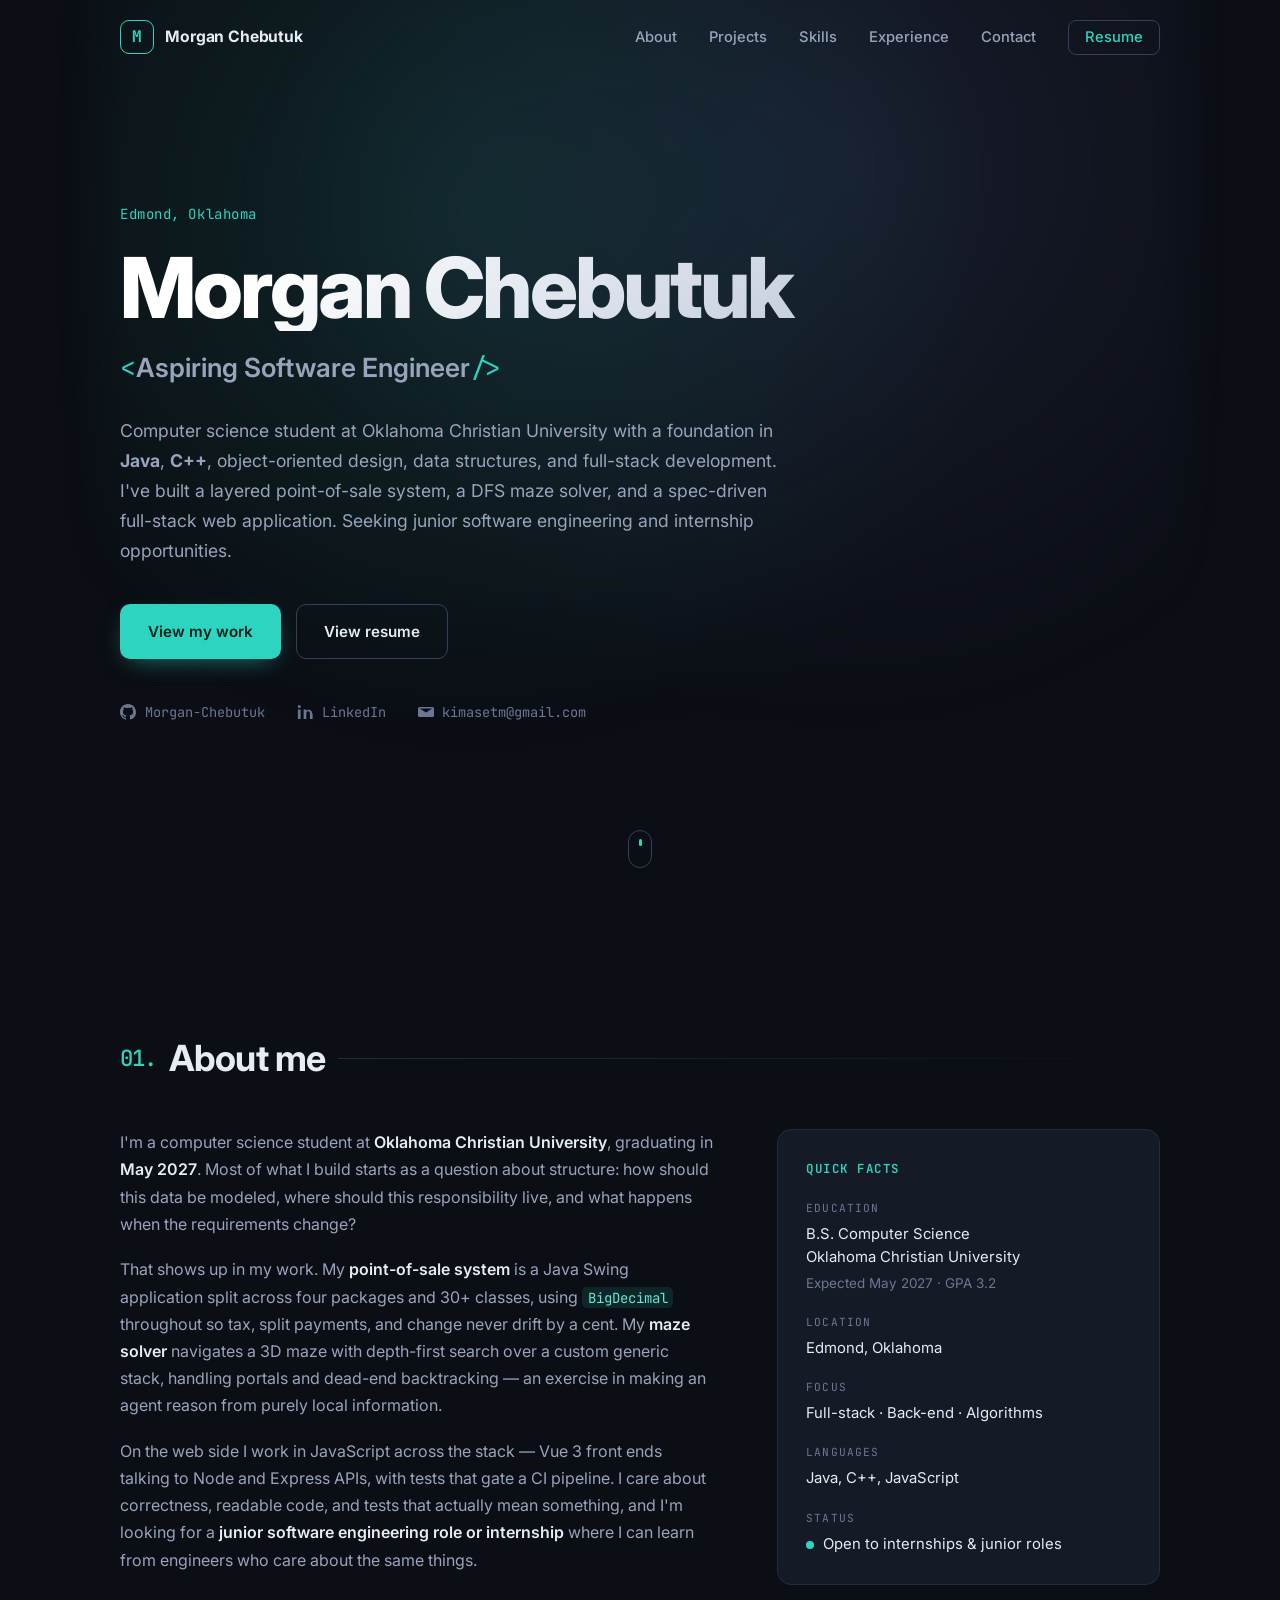
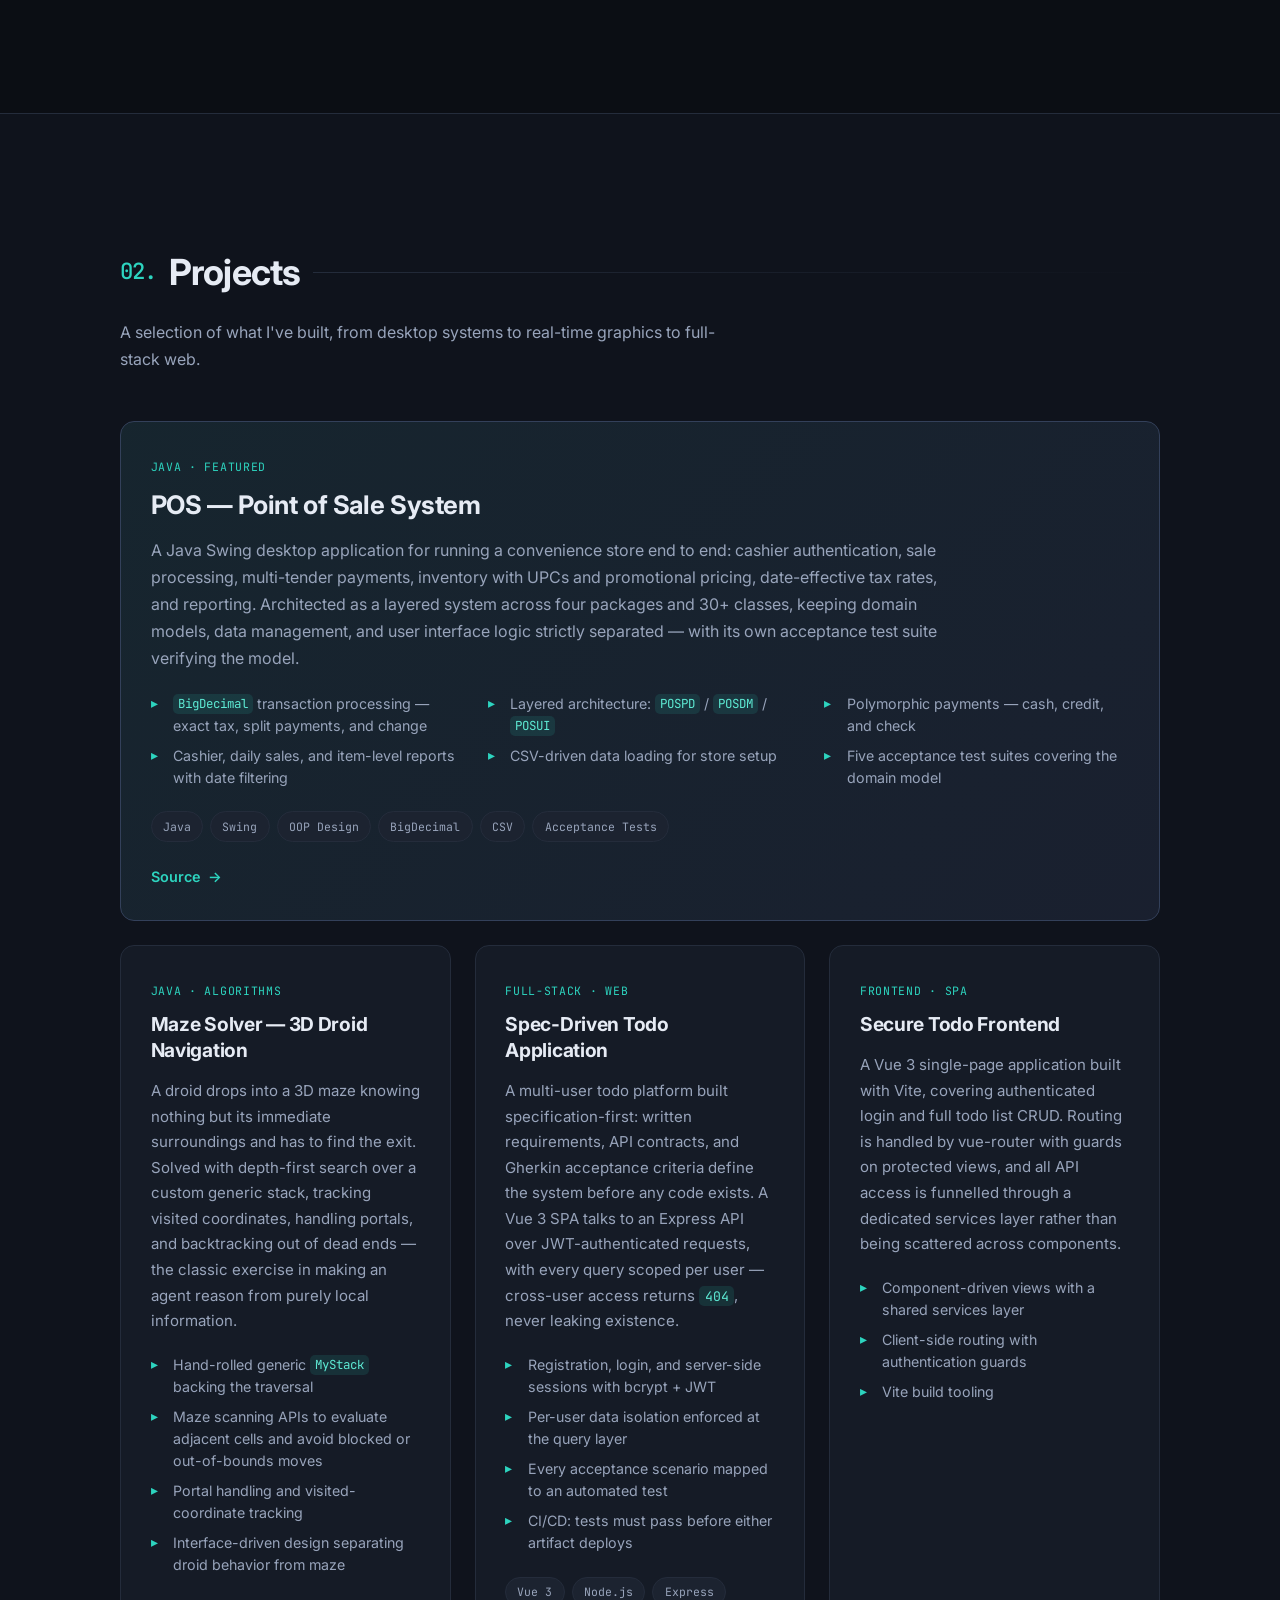
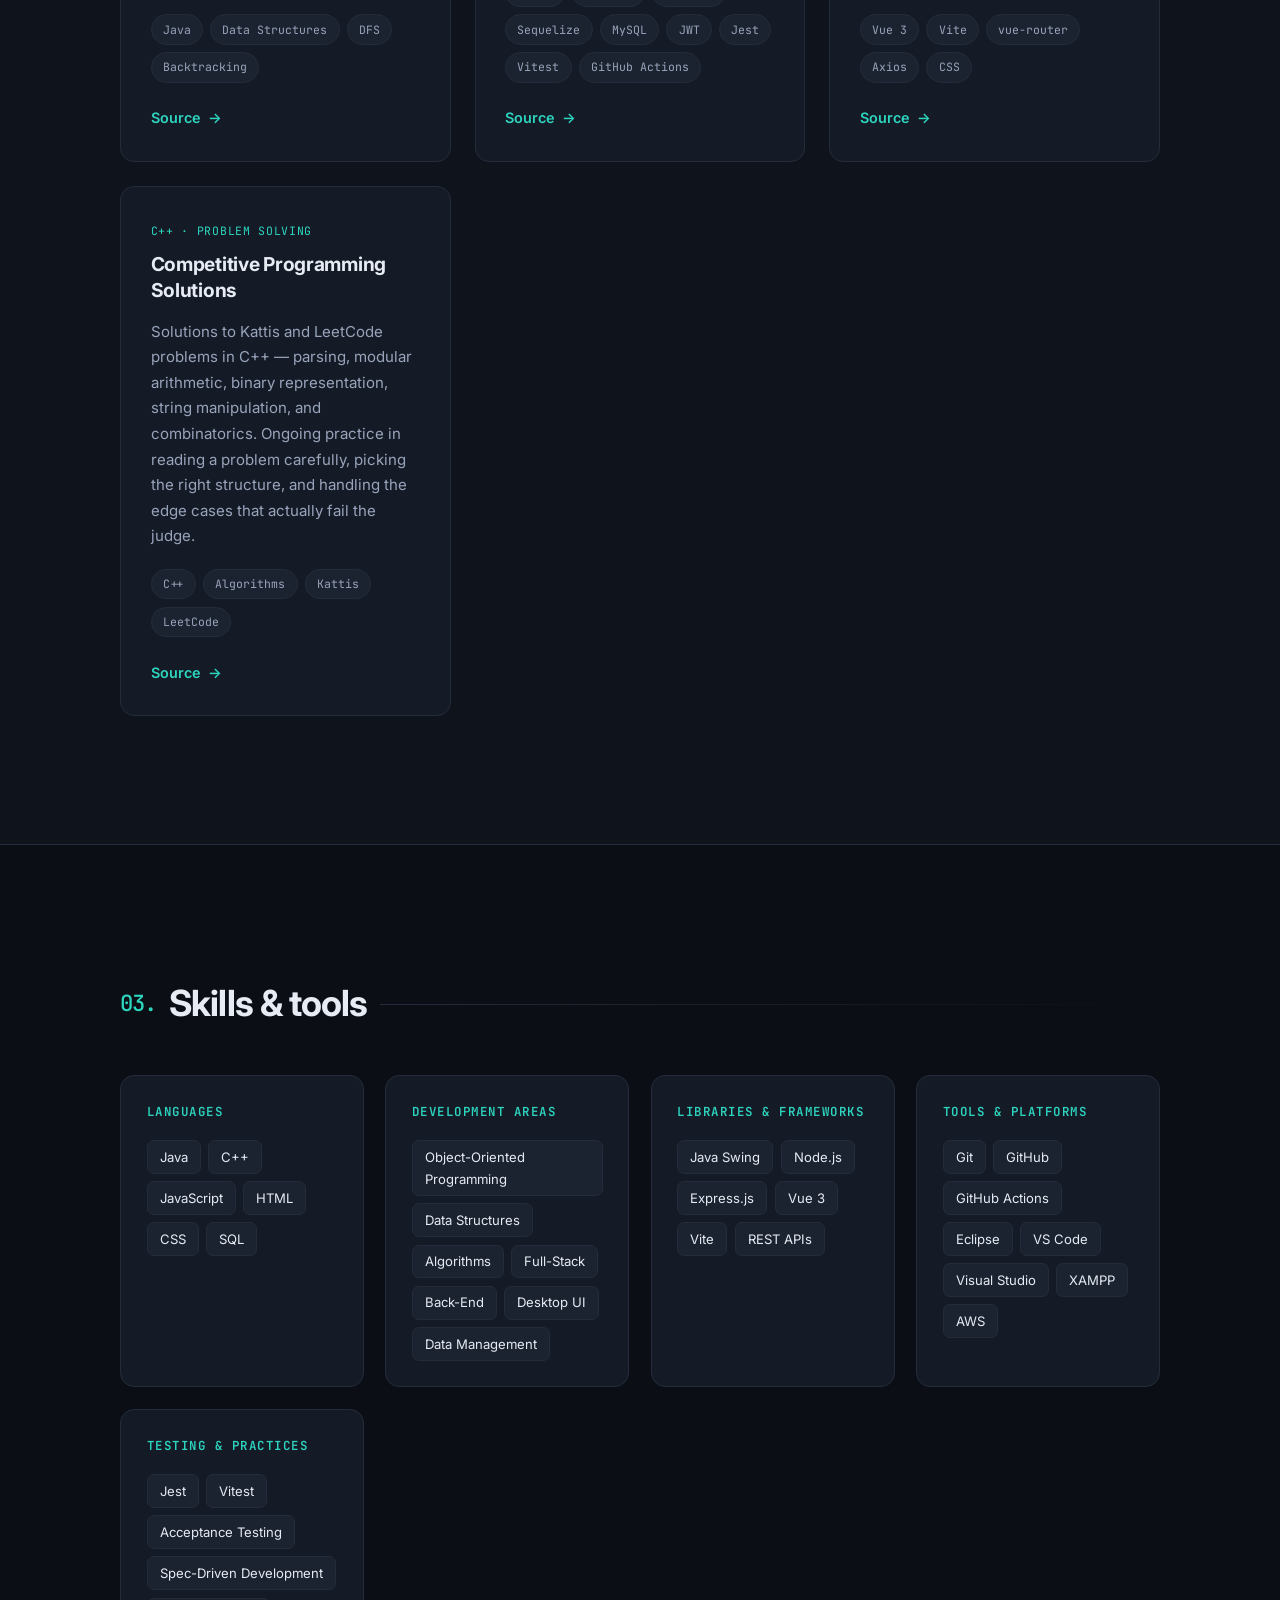
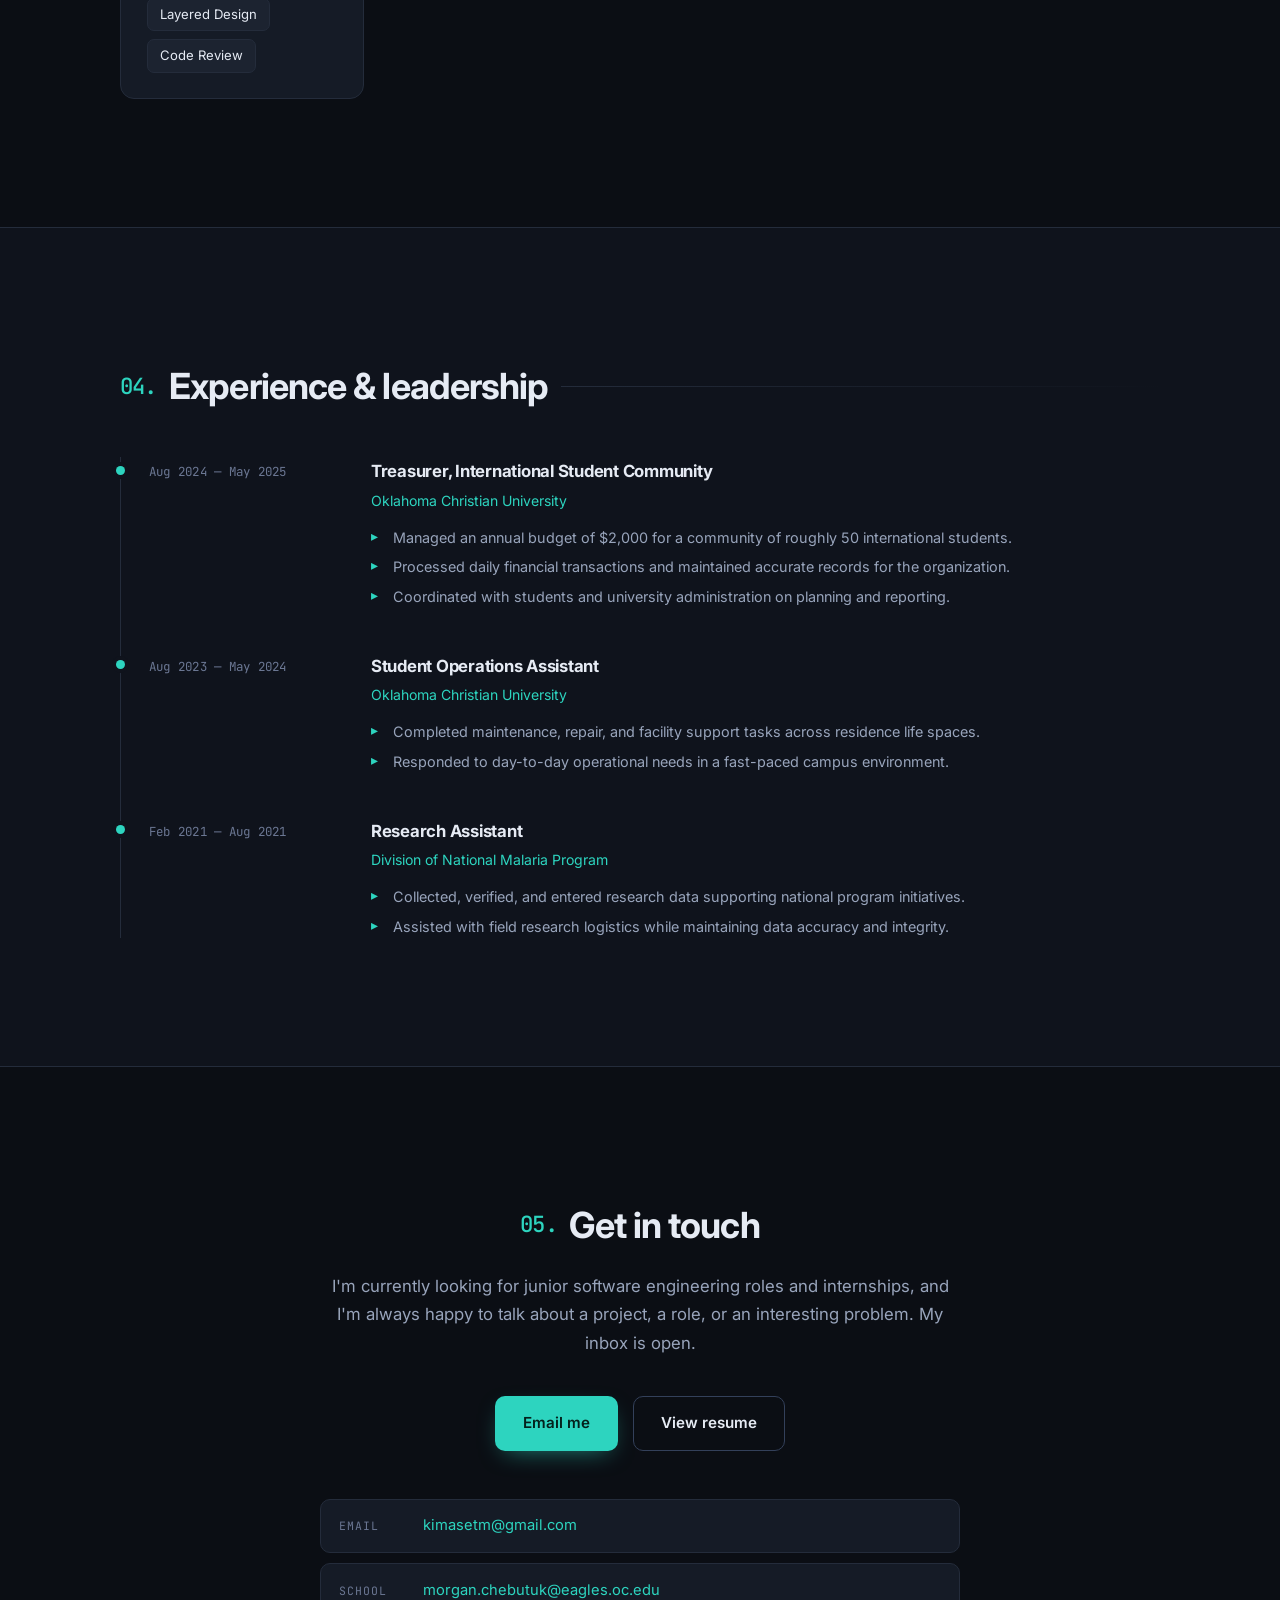
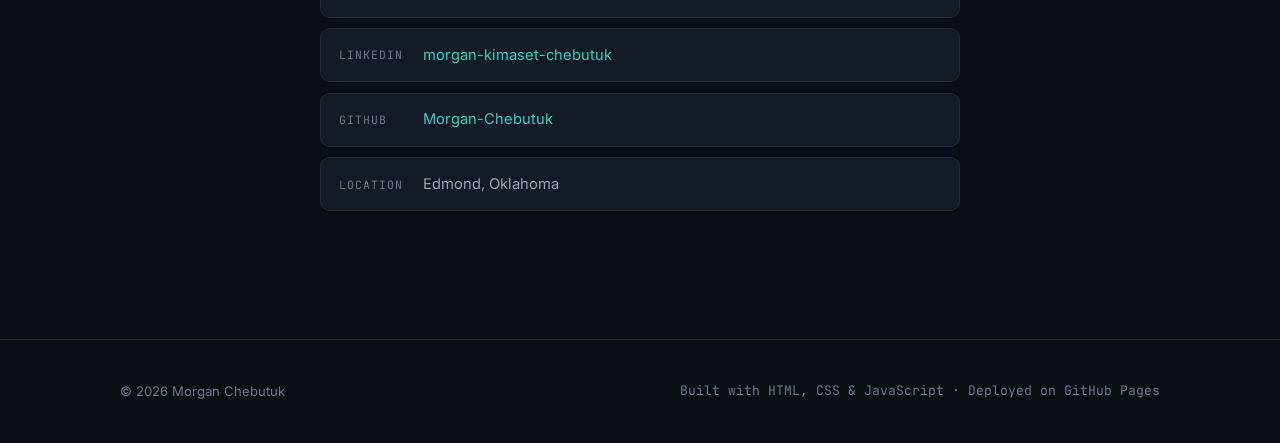
<file: index.html>
<!DOCTYPE html>
<html lang="en">
<head>
<meta charset="utf-8">
<meta name="viewport" content="width=device-width, initial-scale=1">
<title>Morgan Chebutuk — Software Engineer</title>
<meta name="description" content="Morgan Chebutuk — computer science student at Oklahoma Christian University (B.S. expected May 2027). Java, C++, and JavaScript; full-stack, back-end, and systems projects.">
<meta name="author" content="Morgan Chebutuk">

<meta property="og:type" content="website">
<meta property="og:title" content="Morgan Chebutuk — Software Engineer">
<meta property="og:description" content="Computer science student at Oklahoma Christian University. Java, C++, and JavaScript; full-stack, back-end, and systems projects.">
<meta property="og:url" content="https://morgan-chebutuk.github.io/">
<meta name="twitter:card" content="summary">

<link rel="icon" href="data:image/svg+xml,%3Csvg xmlns='http://www.w3.org/2000/svg' viewBox='0 0 100 100'%3E%3Crect width='100' height='100' rx='22' fill='%230b0e14'/%3E%3Ctext x='50' y='50' font-family='ui-monospace,monospace' font-size='52' font-weight='700' fill='%232dd4bf' text-anchor='middle' dominant-baseline='central'%3EM%3C/text%3E%3C/svg%3E">
<link rel="preconnect" href="https://fonts.googleapis.com">
<link rel="preconnect" href="https://fonts.gstatic.com" crossorigin>
<link href="https://fonts.googleapis.com/css2?family=Inter:wght@400;500;600;700;800&family=JetBrains+Mono:wght@400;500;600&display=swap" rel="stylesheet">
<link rel="stylesheet" href="styles.css">
</head>
<body>

<a class="skip-link" href="#main">Skip to content</a>

<header class="site-header" id="siteHeader">
  <nav class="nav container" aria-label="Primary">
    <a class="brand" href="#top">
      <span class="brand-mark">M</span>
      <span class="brand-name">Morgan Chebutuk</span>
    </a>

    <button class="nav-toggle" id="navToggle" aria-expanded="false" aria-controls="navMenu" aria-label="Toggle navigation menu">
      <span></span><span></span><span></span>
    </button>

    <ul class="nav-menu" id="navMenu">
      <li><a href="#about">About</a></li>
      <li><a href="#projects">Projects</a></li>
      <li><a href="#skills">Skills</a></li>
      <li><a href="#experience">Experience</a></li>
      <li><a href="#contact">Contact</a></li>
      <li><a class="nav-cta" href="resume.html">Resume</a></li>
    </ul>
  </nav>
</header>

<main id="main">

  <!-- ───────────────────────────── Hero ───────────────────────────── -->
  <section class="hero" id="top">
    <div class="hero-glow" aria-hidden="true"></div>
    <div class="container hero-inner">
      <p class="eyebrow reveal">Edmond, Oklahoma</p>
      <h1 class="hero-title reveal">
        Morgan&nbsp;Chebutuk
      </h1>
      <p class="hero-role reveal">
        <span class="mono accent">&lt;</span>Aspiring Software Engineer<span class="mono accent">/&gt;</span>
      </p>
      <p class="hero-blurb reveal">
        Computer science student at Oklahoma Christian University with a foundation in
        <strong>Java</strong>, <strong>C++</strong>, object-oriented design, data structures, and
        full-stack development. I've built a layered point-of-sale system, a DFS maze solver, and a
        spec-driven full-stack web application. Seeking junior software engineering and internship
        opportunities.
      </p>

      <div class="hero-actions reveal">
        <a class="btn btn-primary" href="#projects">View my work</a>
        <a class="btn btn-ghost" href="resume.html">View resume</a>
      </div>

      <ul class="hero-links reveal" aria-label="Profile links">
        <li>
          <a href="https://github.com/Morgan-Chebutuk" target="_blank" rel="noopener">
            <svg viewBox="0 0 16 16" aria-hidden="true"><path d="M8 0C3.58 0 0 3.58 0 8c0 3.54 2.29 6.53 5.47 7.59.4.07.55-.17.55-.38 0-.19-.01-.82-.01-1.49-2.01.37-2.53-.49-2.69-.94-.09-.23-.48-.94-.82-1.13-.28-.15-.68-.52-.01-.53.63-.01 1.08.58 1.23.82.72 1.21 1.87.87 2.33.66.07-.52.28-.87.51-1.07-1.78-.2-3.64-.89-3.64-3.95 0-.87.31-1.59.82-2.15-.08-.2-.36-1.02.08-2.12 0 0 .67-.21 2.2.82a7.4 7.4 0 0 1 2-.27c.68 0 1.36.09 2 .27 1.53-1.04 2.2-.82 2.2-.82.44 1.1.16 1.92.08 2.12.51.56.82 1.27.82 2.15 0 3.07-1.87 3.75-3.65 3.95.29.25.54.73.54 1.48 0 1.07-.01 1.93-.01 2.2 0 .21.15.46.55.38A8.01 8.01 0 0 0 16 8c0-4.42-3.58-8-8-8Z"/></svg>
            Morgan-Chebutuk
          </a>
        </li>
        <li>
          <a href="https://www.linkedin.com/in/morgan-kimaset-chebutuk-65a146262" target="_blank" rel="noopener">
            <svg viewBox="0 0 16 16" aria-hidden="true"><path d="M3.6 5.4H.9V15h2.7V5.4ZM2.25 1A1.56 1.56 0 1 0 2.25 4.12 1.56 1.56 0 0 0 2.25 1ZM15.1 9.53c0-2.6-1.39-3.81-3.24-3.81a2.8 2.8 0 0 0-2.53 1.39V5.4H6.63V15h2.7V9.9c0-1.35.25-2.65 1.92-2.65 1.65 0 1.67 1.54 1.67 2.74V15h2.7V9.53h-.52Z"/></svg>
            LinkedIn
          </a>
        </li>
        <li>
          <a href="mailto:kimasetm@gmail.com">
            <svg viewBox="0 0 16 16" aria-hidden="true"><path d="M1.5 3h13A1.5 1.5 0 0 1 16 4.5v7A1.5 1.5 0 0 1 14.5 13h-13A1.5 1.5 0 0 1 0 11.5v-7A1.5 1.5 0 0 1 1.5 3Zm.2 1.4 6.3 4.2 6.3-4.2H1.7Z"/></svg>
            kimasetm@gmail.com
          </a>
        </li>
      </ul>
    </div>

    <a class="scroll-hint" href="#about" aria-label="Scroll to about section">
      <span></span>
    </a>
  </section>

  <!-- ───────────────────────────── About ───────────────────────────── -->
  <section class="section" id="about">
    <div class="container">
      <h2 class="section-title reveal"><span class="mono accent">01.</span> About me</h2>

      <div class="about-grid">
        <div class="about-text reveal">
          <p>
            I'm a computer science student at <strong>Oklahoma Christian University</strong>,
            graduating in <strong>May 2027</strong>. Most of what I build starts as a question about
            structure: how should this data be modeled, where should this responsibility live, and
            what happens when the requirements change?
          </p>
          <p>
            That shows up in my work. My <strong>point-of-sale system</strong> is a Java Swing
            application split across four packages and 30+ classes, using <code>BigDecimal</code>
            throughout so tax, split payments, and change never drift by a cent. My
            <strong>maze solver</strong> navigates a 3D maze with depth-first search over a custom
            generic stack, handling portals and dead-end backtracking — an exercise in making an
            agent reason from purely local information.
          </p>
          <p>
            On the web side I work in JavaScript across the stack — Vue&nbsp;3 front ends talking to
            Node and Express APIs, with tests that gate a CI pipeline. I care about correctness,
            readable code, and tests that actually mean something, and I'm looking for a
            <strong>junior software engineering role or internship</strong> where I can learn from
            engineers who care about the same things.
          </p>
        </div>

        <aside class="about-card reveal" aria-label="Quick facts">
          <h3>Quick facts</h3>
          <dl>
            <div>
              <dt>Education</dt>
              <dd>B.S. Computer Science<br>Oklahoma Christian University<br><span class="dd-sub">Expected May 2027 &middot; GPA 3.2</span></dd>
            </div>
            <div><dt>Location</dt><dd>Edmond, Oklahoma</dd></div>
            <div><dt>Focus</dt><dd>Full-stack&nbsp;&middot;&nbsp;Back-end&nbsp;&middot;&nbsp;Algorithms</dd></div>
            <div><dt>Languages</dt><dd>Java, C++, JavaScript</dd></div>
            <div><dt>Status</dt><dd><span class="status-dot"></span>Open to internships &amp; junior roles</dd></div>
          </dl>
        </aside>
      </div>
    </div>
  </section>

  <!-- ─────────────────────────── Projects ─────────────────────────── -->
  <section class="section section-alt" id="projects">
    <div class="container">
      <h2 class="section-title reveal"><span class="mono accent">02.</span> Projects</h2>
      <p class="section-lead reveal">A selection of what I've built, from desktop systems to real-time graphics to full-stack web.</p>

      <div class="projects">

        <article class="project featured reveal">
          <div class="project-head">
            <span class="project-kind">Java&nbsp;&middot;&nbsp;Featured</span>
            <h3>POS — Point of Sale System</h3>
          </div>
          <p>
            A Java Swing desktop application for running a convenience store end to end: cashier
            authentication, sale processing, multi-tender payments, inventory with UPCs and
            promotional pricing, date-effective tax rates, and reporting. Architected as a layered
            system across four packages and 30+ classes, keeping domain models, data management, and
            user interface logic strictly separated — with its own acceptance test suite verifying
            the model.
          </p>
          <ul class="project-highlights">
            <li><code>BigDecimal</code> transaction processing — exact tax, split payments, and change</li>
            <li>Layered architecture: <code>POSPD</code> / <code>POSDM</code> / <code>POSUI</code></li>
            <li>Polymorphic payments — cash, credit, and check</li>
            <li>Cashier, daily sales, and item-level reports with date filtering</li>
            <li>CSV-driven data loading for store setup</li>
            <li>Five acceptance test suites covering the domain model</li>
          </ul>
          <ul class="tags">
            <li>Java</li><li>Swing</li><li>OOP Design</li><li>BigDecimal</li><li>CSV</li><li>Acceptance Tests</li>
          </ul>
          <div class="project-links">
            <a href="https://github.com/Morgan-Chebutuk/POS" target="_blank" rel="noopener">Source <span aria-hidden="true">&rarr;</span></a>
          </div>
        </article>

        <article class="project reveal">
          <div class="project-head">
            <span class="project-kind">Java&nbsp;&middot;&nbsp;Algorithms</span>
            <h3>Maze Solver — 3D Droid Navigation</h3>
          </div>
          <p>
            A droid drops into a 3D maze knowing nothing but its immediate surroundings and has to
            find the exit. Solved with depth-first search over a custom generic stack, tracking
            visited coordinates, handling portals, and backtracking out of dead ends — the classic
            exercise in making an agent reason from purely local information.
          </p>
          <ul class="project-highlights">
            <li>Hand-rolled generic <code>MyStack</code> backing the traversal</li>
            <li>Maze scanning APIs to evaluate adjacent cells and avoid blocked or out-of-bounds moves</li>
            <li>Portal handling and visited-coordinate tracking</li>
            <li>Interface-driven design separating droid behavior from maze</li>
          </ul>
          <ul class="tags">
            <li>Java</li><li>Data Structures</li><li>DFS</li><li>Backtracking</li>
          </ul>
          <div class="project-links">
            <a href="https://github.com/Morgan-Chebutuk/Maze" target="_blank" rel="noopener">Source <span aria-hidden="true">&rarr;</span></a>
          </div>
        </article>

        <article class="project reveal">
          <div class="project-head">
            <span class="project-kind">Full-stack&nbsp;&middot;&nbsp;Web</span>
            <h3>Spec-Driven Todo Application</h3>
          </div>
          <p>
            A multi-user todo platform built specification-first: written requirements, API
            contracts, and Gherkin acceptance criteria define the system before any code exists. A
            Vue&nbsp;3 SPA talks to an Express API over JWT-authenticated requests, with every query
            scoped per user — cross-user access returns <code>404</code>, never leaking existence.
          </p>
          <ul class="project-highlights">
            <li>Registration, login, and server-side sessions with bcrypt + JWT</li>
            <li>Per-user data isolation enforced at the query layer</li>
            <li>Every acceptance scenario mapped to an automated test</li>
            <li>CI/CD: tests must pass before either artifact deploys</li>
          </ul>
          <ul class="tags">
            <li>Vue 3</li><li>Node.js</li><li>Express</li><li>Sequelize</li>
            <li>MySQL</li><li>JWT</li><li>Jest</li><li>Vitest</li><li>GitHub Actions</li>
          </ul>
          <div class="project-links">
            <a href="https://github.com/Morgan-Chebutuk/todospeckit-Morgan-Chebutuk" target="_blank" rel="noopener">Source <span aria-hidden="true">&rarr;</span></a>
          </div>
        </article>

        <article class="project reveal">
          <div class="project-head">
            <span class="project-kind">Frontend&nbsp;&middot;&nbsp;SPA</span>
            <h3>Secure Todo Frontend</h3>
          </div>
          <p>
            A Vue&nbsp;3 single-page application built with Vite, covering authenticated login and
            full todo list CRUD. Routing is handled by vue-router with guards on protected views,
            and all API access is funnelled through a dedicated services layer rather than being
            scattered across components.
          </p>
          <ul class="project-highlights">
            <li>Component-driven views with a shared services layer</li>
            <li>Client-side routing with authentication guards</li>
            <li>Vite build tooling</li>
          </ul>
          <ul class="tags">
            <li>Vue 3</li><li>Vite</li><li>vue-router</li><li>Axios</li><li>CSS</li>
          </ul>
          <div class="project-links">
            <a href="https://github.com/Morgan-Chebutuk/todo-frontend-secure" target="_blank" rel="noopener">Source <span aria-hidden="true">&rarr;</span></a>
          </div>
        </article>

        <article class="project reveal">
          <div class="project-head">
            <span class="project-kind">C++&nbsp;&middot;&nbsp;Problem Solving</span>
            <h3>Competitive Programming Solutions</h3>
          </div>
          <p>
            Solutions to Kattis and LeetCode problems in C++ — parsing, modular arithmetic, binary
            representation, string manipulation, and combinatorics. Ongoing practice in reading a
            problem carefully, picking the right structure, and handling the edge cases that
            actually fail the judge.
          </p>
          <ul class="tags">
            <li>C++</li><li>Algorithms</li><li>Kattis</li><li>LeetCode</li>
          </ul>
          <div class="project-links">
            <a href="https://github.com/Morgan-Chebutuk/Kattis-Problems" target="_blank" rel="noopener">Source <span aria-hidden="true">&rarr;</span></a>
          </div>
        </article>

      </div>
    </div>
  </section>

  <!-- ───────────────────────────── Skills ───────────────────────────── -->
  <section class="section" id="skills">
    <div class="container">
      <h2 class="section-title reveal"><span class="mono accent">03.</span> Skills &amp; tools</h2>

      <div class="skills">
        <div class="skill-group reveal">
          <h3>Languages</h3>
          <ul><li>Java</li><li>C++</li><li>JavaScript</li><li>HTML</li><li>CSS</li><li>SQL</li></ul>
        </div>
        <div class="skill-group reveal">
          <h3>Development areas</h3>
          <ul><li>Object-Oriented Programming</li><li>Data Structures</li><li>Algorithms</li><li>Full-Stack</li><li>Back-End</li><li>Desktop UI</li><li>Data Management</li></ul>
        </div>
        <div class="skill-group reveal">
          <h3>Libraries &amp; frameworks</h3>
          <ul><li>Java Swing</li><li>Node.js</li><li>Express.js</li><li>Vue 3</li><li>Vite</li><li>REST APIs</li></ul>
        </div>
        <div class="skill-group reveal">
          <h3>Tools &amp; platforms</h3>
          <ul><li>Git</li><li>GitHub</li><li>GitHub Actions</li><li>Eclipse</li><li>VS Code</li><li>Visual Studio</li><li>XAMPP</li><li>AWS</li></ul>
        </div>
        <div class="skill-group reveal">
          <h3>Testing &amp; practices</h3>
          <ul><li>Jest</li><li>Vitest</li><li>Acceptance Testing</li><li>Spec-Driven Development</li><li>Layered Design</li><li>Code Review</li></ul>
        </div>
      </div>
    </div>
  </section>

  <!-- ─────────────────────────── Experience ─────────────────────────── -->
  <section class="section section-alt" id="experience">
    <div class="container">
      <h2 class="section-title reveal"><span class="mono accent">04.</span> Experience &amp; leadership</h2>

      <ol class="timeline">
        <li class="timeline-item reveal">
          <div class="timeline-meta"><span class="mono">Aug 2024 — May 2025</span></div>
          <div class="timeline-body">
            <h3>Treasurer, International Student Community</h3>
            <p class="timeline-org">Oklahoma Christian University</p>
            <ul>
              <li>Managed an annual budget of $2,000 for a community of roughly 50 international students.</li>
              <li>Processed daily financial transactions and maintained accurate records for the organization.</li>
              <li>Coordinated with students and university administration on planning and reporting.</li>
            </ul>
          </div>
        </li>

        <li class="timeline-item reveal">
          <div class="timeline-meta"><span class="mono">Aug 2023 — May 2024</span></div>
          <div class="timeline-body">
            <h3>Student Operations Assistant</h3>
            <p class="timeline-org">Oklahoma Christian University</p>
            <ul>
              <li>Completed maintenance, repair, and facility support tasks across residence life spaces.</li>
              <li>Responded to day-to-day operational needs in a fast-paced campus environment.</li>
            </ul>
          </div>
        </li>

        <li class="timeline-item reveal">
          <div class="timeline-meta"><span class="mono">Feb 2021 — Aug 2021</span></div>
          <div class="timeline-body">
            <h3>Research Assistant</h3>
            <p class="timeline-org">Division of National Malaria Program</p>
            <ul>
              <li>Collected, verified, and entered research data supporting national program initiatives.</li>
              <li>Assisted with field research logistics while maintaining data accuracy and integrity.</li>
            </ul>
          </div>
        </li>
      </ol>
    </div>
  </section>

  <!-- ──────────────────────────── Contact ──────────────────────────── -->
  <section class="section" id="contact">
    <div class="container contact-inner">
      <h2 class="section-title reveal"><span class="mono accent">05.</span> Get in touch</h2>
      <p class="contact-lead reveal">
        I'm currently looking for junior software engineering roles and internships, and I'm always
        happy to talk about a project, a role, or an interesting problem. My inbox is open.
      </p>

      <div class="contact-actions reveal">
        <a class="btn btn-primary" href="mailto:kimasetm@gmail.com">Email me</a>
        <a class="btn btn-ghost" href="resume.html">View resume</a>
      </div>

      <ul class="contact-details reveal">
        <li><span class="mono label">email</span><a href="mailto:kimasetm@gmail.com">kimasetm@gmail.com</a></li>
        <li><span class="mono label">school</span><a href="mailto:morgan.chebutuk@eagles.oc.edu">morgan.chebutuk@eagles.oc.edu</a></li>
        <li><span class="mono label">linkedin</span><a href="https://www.linkedin.com/in/morgan-kimaset-chebutuk-65a146262" target="_blank" rel="noopener">morgan-kimaset-chebutuk</a></li>
        <li><span class="mono label">github</span><a href="https://github.com/Morgan-Chebutuk" target="_blank" rel="noopener">Morgan-Chebutuk</a></li>
        <li><span class="mono label">location</span><span class="contact-plain">Edmond, Oklahoma</span></li>
      </ul>
    </div>
  </section>

</main>

<footer class="site-footer">
  <div class="container footer-inner">
    <p>&copy; <span id="year">2026</span> Morgan Chebutuk</p>
    <p class="mono">Built with HTML, CSS &amp; JavaScript &middot; Deployed on GitHub Pages</p>
  </div>
</footer>

<script src="script.js"></script>
</body>
</html>
</file>
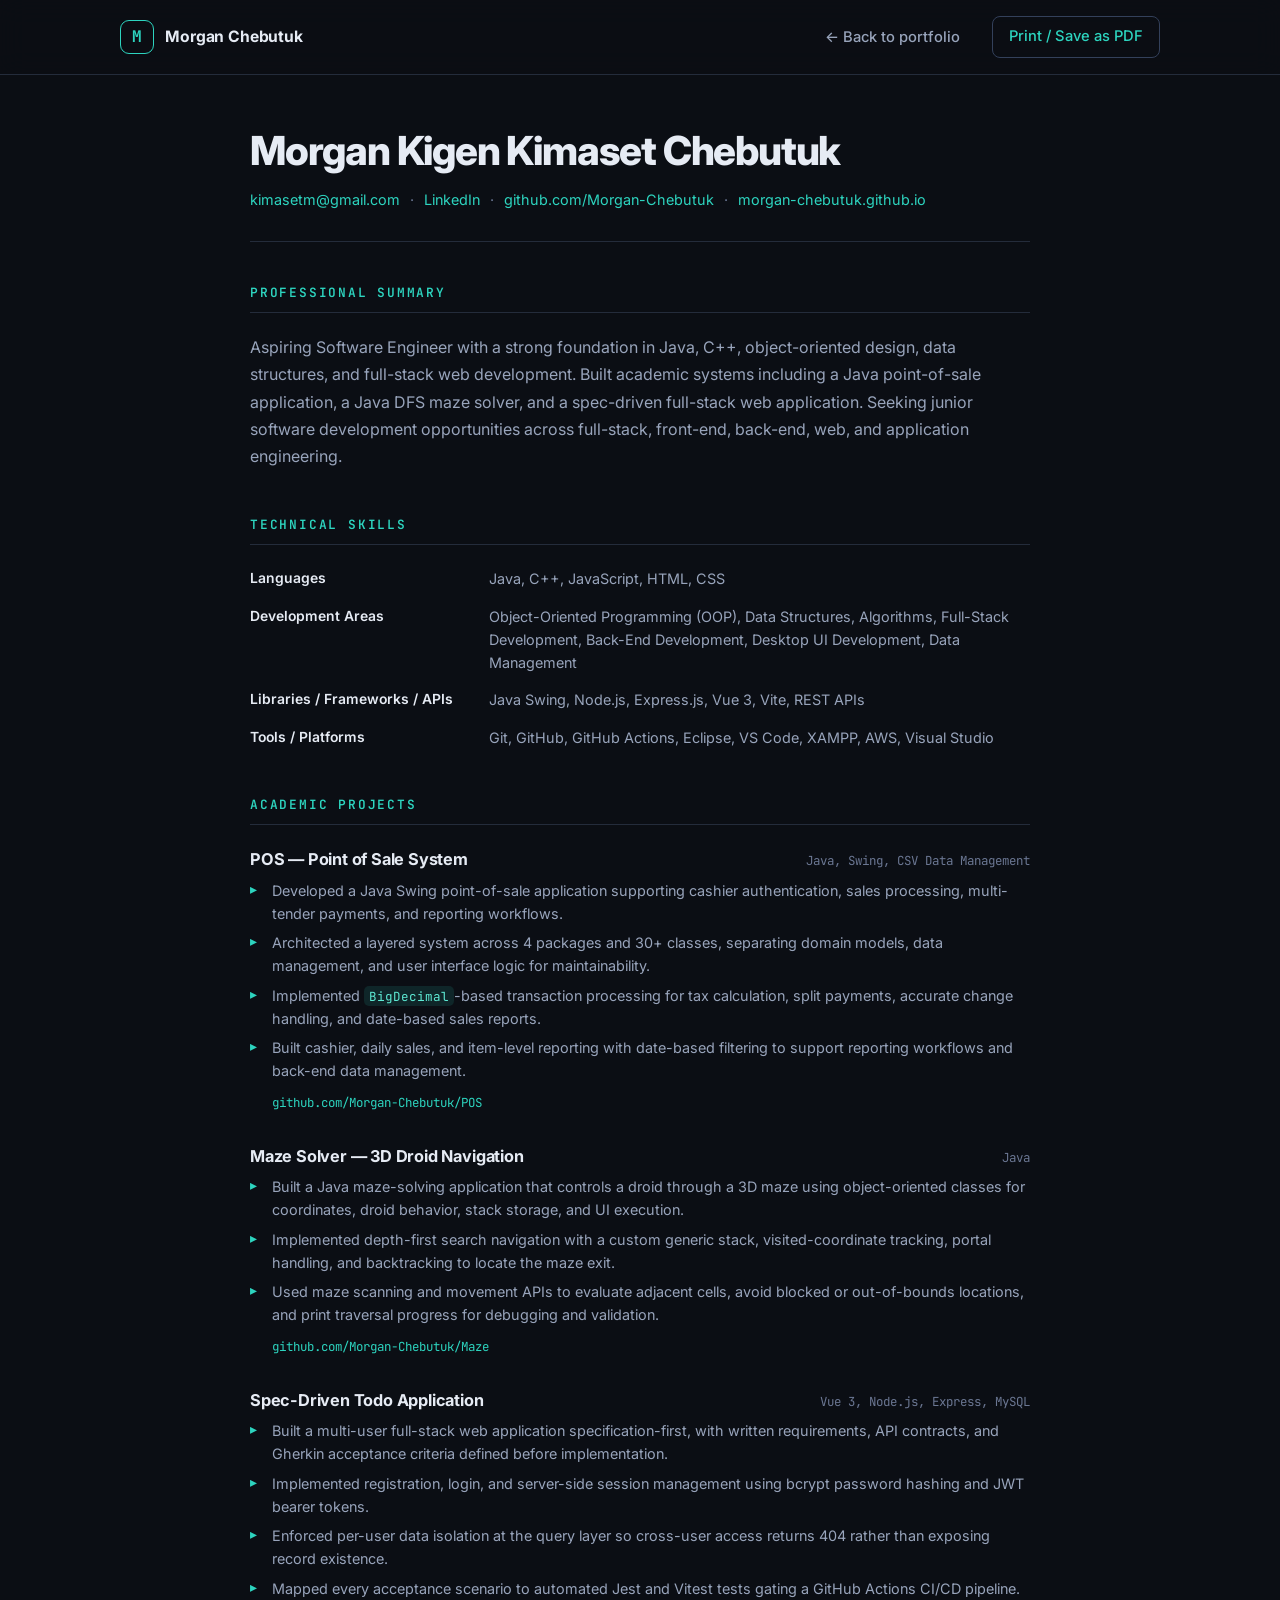
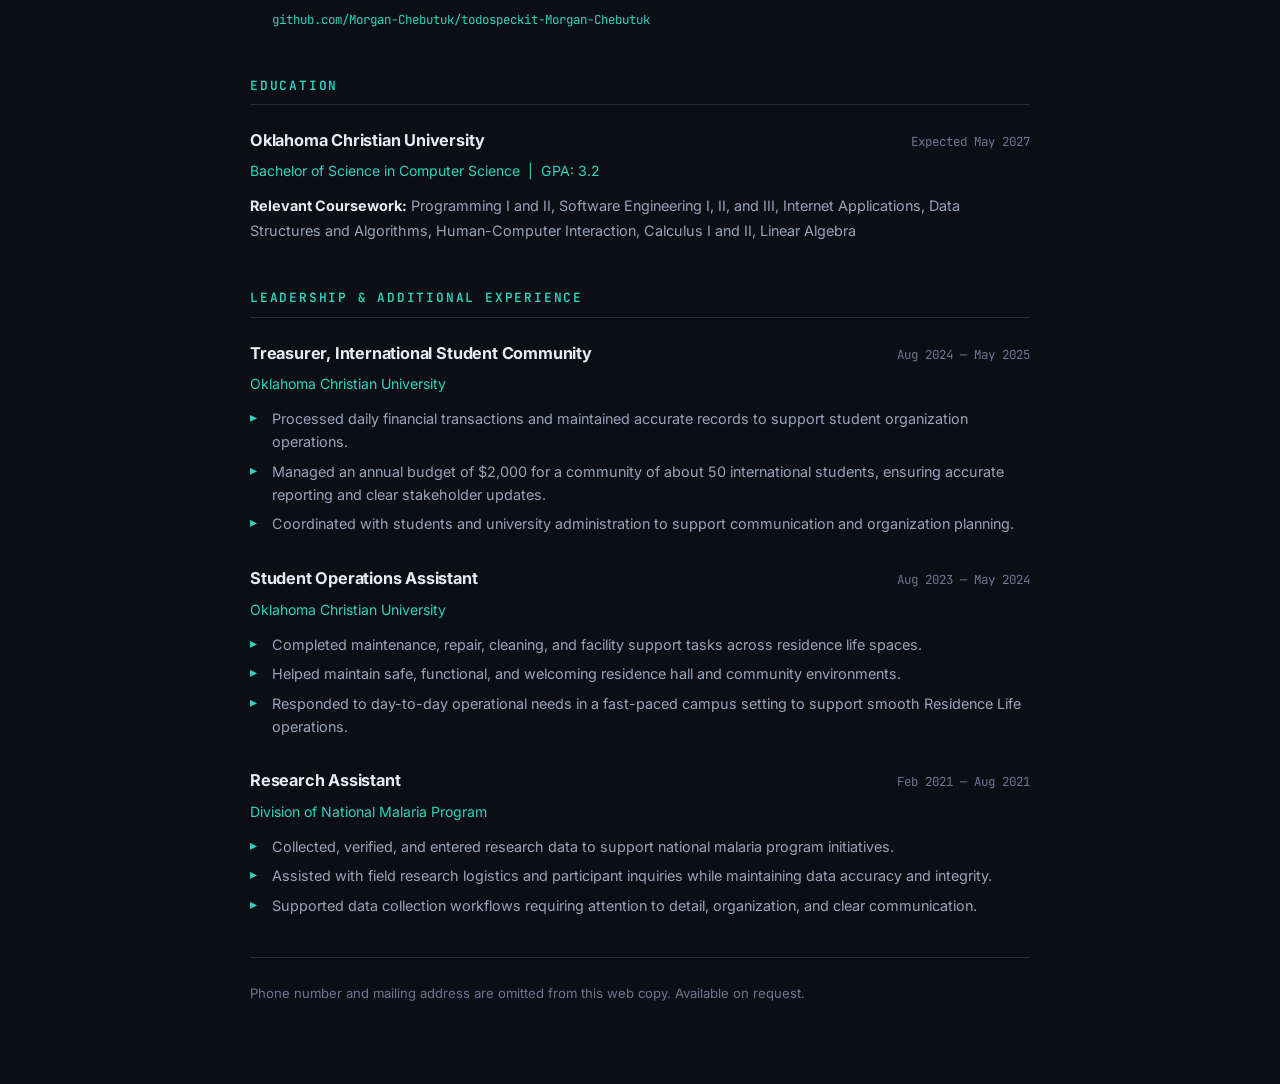
<file: resume.html>
<!DOCTYPE html>
<html lang="en">
<head>
<meta charset="utf-8">
<meta name="viewport" content="width=device-width, initial-scale=1">
<title>Resume — Morgan Chebutuk</title>
<meta name="description" content="Resume of Morgan Chebutuk — B.S. Computer Science, Oklahoma Christian University, expected May 2027. Java, C++, JavaScript.">
<meta name="robots" content="noindex">

<link rel="icon" href="data:image/svg+xml,%3Csvg xmlns='http://www.w3.org/2000/svg' viewBox='0 0 100 100'%3E%3Crect width='100' height='100' rx='22' fill='%230b0e14'/%3E%3Ctext x='50' y='50' font-family='ui-monospace,monospace' font-size='52' font-weight='700' fill='%232dd4bf' text-anchor='middle' dominant-baseline='central'%3EM%3C/text%3E%3C/svg%3E">
<link rel="preconnect" href="https://fonts.googleapis.com">
<link rel="preconnect" href="https://fonts.gstatic.com" crossorigin>
<link href="https://fonts.googleapis.com/css2?family=Inter:wght@400;500;600;700;800&family=JetBrains+Mono:wght@400;500;600&display=swap" rel="stylesheet">
<link rel="stylesheet" href="styles.css">
<link rel="stylesheet" href="resume.css">
</head>
<body class="resume-page">

<a class="skip-link" href="#main">Skip to content</a>

<header class="site-header scrolled">
  <nav class="nav container" aria-label="Primary">
    <a class="brand" href="index.html">
      <span class="brand-mark">M</span>
      <span class="brand-name">Morgan Chebutuk</span>
    </a>
    <ul class="nav-menu">
      <li><a href="index.html">&larr; Back to portfolio</a></li>
      <li><button class="nav-cta print-btn" type="button" id="printBtn">Print / Save as PDF</button></li>
    </ul>
  </nav>
</header>

<main id="main" class="resume-main">
  <article class="resume container">

    <header class="resume-header">
      <h1>Morgan Kigen Kimaset Chebutuk</h1>
      <ul class="resume-contact">
        <li><a href="mailto:kimasetm@gmail.com">kimasetm@gmail.com</a></li>
        <li><a href="https://www.linkedin.com/in/morgan-kimaset-chebutuk-65a146262" target="_blank" rel="noopener">LinkedIn</a></li>
        <li><a href="https://github.com/Morgan-Chebutuk" target="_blank" rel="noopener">github.com/Morgan-Chebutuk</a></li>
        <li><a href="https://morgan-chebutuk.github.io">morgan-chebutuk.github.io</a></li>
      </ul>
    </header>

    <section class="resume-section">
      <h2>Professional Summary</h2>
      <p>
        Aspiring Software Engineer with a strong foundation in Java, C++, object-oriented design,
        data structures, and full-stack web development. Built academic systems including a Java
        point-of-sale application, a Java DFS maze solver, and a spec-driven full-stack web
        application. Seeking junior software development opportunities across full-stack,
        front-end, back-end, web, and application engineering.
      </p>
    </section>

    <section class="resume-section">
      <h2>Technical Skills</h2>
      <dl class="skills-list">
        <div>
          <dt>Languages</dt>
          <dd>Java, C++, JavaScript, HTML, CSS</dd>
        </div>
        <div>
          <dt>Development Areas</dt>
          <dd>Object-Oriented Programming (OOP), Data Structures, Algorithms, Full-Stack Development, Back-End Development, Desktop UI Development, Data Management</dd>
        </div>
        <div>
          <dt>Libraries / Frameworks / APIs</dt>
          <dd>Java Swing, Node.js, Express.js, Vue 3, Vite, REST APIs</dd>
        </div>
        <div>
          <dt>Tools / Platforms</dt>
          <dd>Git, GitHub, GitHub Actions, Eclipse, VS Code, XAMPP, AWS, Visual Studio</dd>
        </div>
      </dl>
    </section>

    <section class="resume-section">
      <h2>Academic Projects</h2>

      <div class="entry">
        <div class="entry-head">
          <h3>POS — Point of Sale System</h3>
          <span class="entry-meta">Java, Swing, CSV Data Management</span>
        </div>
        <ul>
          <li>Developed a Java Swing point-of-sale application supporting cashier authentication, sales processing, multi-tender payments, and reporting workflows.</li>
          <li>Architected a layered system across 4 packages and 30+ classes, separating domain models, data management, and user interface logic for maintainability.</li>
          <li>Implemented <code>BigDecimal</code>-based transaction processing for tax calculation, split payments, accurate change handling, and date-based sales reports.</li>
          <li>Built cashier, daily sales, and item-level reporting with date-based filtering to support reporting workflows and back-end data management.</li>
        </ul>
        <p class="entry-link"><a href="https://github.com/Morgan-Chebutuk/POS" target="_blank" rel="noopener">github.com/Morgan-Chebutuk/POS</a></p>
      </div>

      <div class="entry">
        <div class="entry-head">
          <h3>Maze Solver — 3D Droid Navigation</h3>
          <span class="entry-meta">Java</span>
        </div>
        <ul>
          <li>Built a Java maze-solving application that controls a droid through a 3D maze using object-oriented classes for coordinates, droid behavior, stack storage, and UI execution.</li>
          <li>Implemented depth-first search navigation with a custom generic stack, visited-coordinate tracking, portal handling, and backtracking to locate the maze exit.</li>
          <li>Used maze scanning and movement APIs to evaluate adjacent cells, avoid blocked or out-of-bounds locations, and print traversal progress for debugging and validation.</li>
        </ul>
        <p class="entry-link"><a href="https://github.com/Morgan-Chebutuk/Maze" target="_blank" rel="noopener">github.com/Morgan-Chebutuk/Maze</a></p>
      </div>

      <div class="entry">
        <div class="entry-head">
          <h3>Spec-Driven Todo Application</h3>
          <span class="entry-meta">Vue 3, Node.js, Express, MySQL</span>
        </div>
        <ul>
          <li>Built a multi-user full-stack web application specification-first, with written requirements, API contracts, and Gherkin acceptance criteria defined before implementation.</li>
          <li>Implemented registration, login, and server-side session management using bcrypt password hashing and JWT bearer tokens.</li>
          <li>Enforced per-user data isolation at the query layer so cross-user access returns 404 rather than exposing record existence.</li>
          <li>Mapped every acceptance scenario to automated Jest and Vitest tests gating a GitHub Actions CI/CD pipeline.</li>
        </ul>
        <p class="entry-link"><a href="https://github.com/Morgan-Chebutuk/todospeckit-Morgan-Chebutuk" target="_blank" rel="noopener">github.com/Morgan-Chebutuk/todospeckit-Morgan-Chebutuk</a></p>
      </div>
    </section>

    <section class="resume-section">
      <h2>Education</h2>
      <div class="entry">
        <div class="entry-head">
          <h3>Oklahoma Christian University</h3>
          <span class="entry-meta">Expected May 2027</span>
        </div>
        <p class="entry-sub">Bachelor of Science in Computer Science &nbsp;|&nbsp; GPA: 3.2</p>
        <p class="entry-body">
          <strong>Relevant Coursework:</strong> Programming I and II, Software Engineering I, II,
          and III, Internet Applications, Data Structures and Algorithms, Human-Computer
          Interaction, Calculus I and II, Linear Algebra
        </p>
      </div>
    </section>

    <section class="resume-section">
      <h2>Leadership &amp; Additional Experience</h2>

      <div class="entry">
        <div class="entry-head">
          <h3>Treasurer, International Student Community</h3>
          <span class="entry-meta">Aug 2024 — May 2025</span>
        </div>
        <p class="entry-sub">Oklahoma Christian University</p>
        <ul>
          <li>Processed daily financial transactions and maintained accurate records to support student organization operations.</li>
          <li>Managed an annual budget of $2,000 for a community of about 50 international students, ensuring accurate reporting and clear stakeholder updates.</li>
          <li>Coordinated with students and university administration to support communication and organization planning.</li>
        </ul>
      </div>

      <div class="entry">
        <div class="entry-head">
          <h3>Student Operations Assistant</h3>
          <span class="entry-meta">Aug 2023 — May 2024</span>
        </div>
        <p class="entry-sub">Oklahoma Christian University</p>
        <ul>
          <li>Completed maintenance, repair, cleaning, and facility support tasks across residence life spaces.</li>
          <li>Helped maintain safe, functional, and welcoming residence hall and community environments.</li>
          <li>Responded to day-to-day operational needs in a fast-paced campus setting to support smooth Residence Life operations.</li>
        </ul>
      </div>

      <div class="entry">
        <div class="entry-head">
          <h3>Research Assistant</h3>
          <span class="entry-meta">Feb 2021 — Aug 2021</span>
        </div>
        <p class="entry-sub">Division of National Malaria Program</p>
        <ul>
          <li>Collected, verified, and entered research data to support national malaria program initiatives.</li>
          <li>Assisted with field research logistics and participant inquiries while maintaining data accuracy and integrity.</li>
          <li>Supported data collection workflows requiring attention to detail, organization, and clear communication.</li>
        </ul>
      </div>
    </section>

    <p class="resume-note">
      Phone number and mailing address are omitted from this web copy. Available on request.
    </p>

  </article>
</main>

<script>
  document.getElementById('printBtn').addEventListener('click', function () { window.print(); });
</script>
</body>
</html>
</file>
<file: styles.css>
/* ============================================================
   Morgan Chebutuk — portfolio
   ============================================================ */

:root {
  --bg:            #0b0e14;
  --bg-alt:        #0f131c;
  --surface:       #151b26;
  --surface-hi:    #1c2330;
  --border:        #242c3b;
  --border-hi:     #33405a;

  --text:          #e6ebf4;
  --text-muted:    #98a4bb;
  --text-dim:      #6b7793;

  --accent:        #2dd4bf;
  --accent-hi:     #5eead4;
  --accent-dim:    rgba(45, 212, 191, 0.12);
  --accent-2:      #818cf8;

  --font-sans: 'Inter', -apple-system, BlinkMacSystemFont, 'Segoe UI', Roboto, sans-serif;
  --font-mono: 'JetBrains Mono', ui-monospace, SFMono-Regular, Menlo, Consolas, monospace;

  --max:      1120px;
  --gutter:   clamp(1.25rem, 4vw, 2.5rem);
  --radius:   14px;
  --ease:     cubic-bezier(0.4, 0, 0.2, 1);
}

*, *::before, *::after { box-sizing: border-box; }

html {
  scroll-behavior: smooth;
  scroll-padding-top: 90px;
  -webkit-text-size-adjust: 100%;
}

body {
  margin: 0;
  background: var(--bg);
  color: var(--text);
  font-family: var(--font-sans);
  font-size: 1rem;
  line-height: 1.7;
  -webkit-font-smoothing: antialiased;
  overflow-x: hidden;
}

img { max-width: 100%; display: block; }

a { color: var(--accent); text-decoration: none; transition: color .2s var(--ease); }
a:hover { color: var(--accent-hi); }

:focus-visible {
  outline: 2px solid var(--accent);
  outline-offset: 3px;
  border-radius: 4px;
}

code {
  font-family: var(--font-mono);
  font-size: .875em;
  background: var(--accent-dim);
  color: var(--accent-hi);
  padding: .12em .4em;
  border-radius: 5px;
}

.mono   { font-family: var(--font-mono); }
.accent { color: var(--accent); }

.container {
  width: 100%;
  max-width: var(--max);
  margin-inline: auto;
  padding-inline: var(--gutter);
}

.skip-link {
  position: absolute;
  left: -9999px;
  top: 0;
  z-index: 999;
  background: var(--accent);
  color: #04211c;
  padding: .75rem 1.25rem;
  font-weight: 600;
  border-radius: 0 0 8px 0;
}
.skip-link:focus { left: 0; }

/* ─────────────────────────── Header / nav ─────────────────────────── */

.site-header {
  position: fixed;
  inset: 0 0 auto 0;
  z-index: 100;
  transition: background .3s var(--ease), border-color .3s var(--ease), backdrop-filter .3s var(--ease);
  border-bottom: 1px solid transparent;
}
.site-header.scrolled {
  background: rgba(11, 14, 20, .82);
  backdrop-filter: blur(14px);
  -webkit-backdrop-filter: blur(14px);
  border-bottom-color: var(--border);
}

.nav {
  display: flex;
  align-items: center;
  justify-content: space-between;
  gap: 1.5rem;
  min-height: 74px;
}

.brand {
  display: inline-flex;
  align-items: center;
  gap: .7rem;
  color: var(--text);
  font-weight: 700;
  letter-spacing: -.01em;
}
.brand:hover { color: var(--text); }

.brand-mark {
  display: grid;
  place-items: center;
  width: 34px; height: 34px;
  flex: none;
  border: 1.5px solid var(--accent);
  border-radius: 9px;
  color: var(--accent);
  font-family: var(--font-mono);
  font-size: 1rem;
  font-weight: 700;
  transition: background .25s var(--ease), transform .25s var(--ease);
}
.brand:hover .brand-mark { background: var(--accent-dim); transform: translateY(-2px); }

.brand-name { font-size: .98rem; }

.nav-menu {
  display: flex;
  align-items: center;
  gap: 2rem;
  margin: 0;
  padding: 0;
  list-style: none;
}
.nav-menu a {
  position: relative;
  color: var(--text-muted);
  font-size: .92rem;
  font-weight: 500;
}
.nav-menu a:hover { color: var(--text); }
.nav-menu a:not(.nav-cta)::after {
  content: '';
  position: absolute;
  left: 0; bottom: -6px;
  width: 0; height: 1.5px;
  background: var(--accent);
  transition: width .25s var(--ease);
}
.nav-menu a:not(.nav-cta):hover::after { width: 100%; }

.nav-cta {
  border: 1px solid var(--border-hi);
  border-radius: 8px;
  padding: .45rem 1rem;
  color: var(--accent) !important;
}
.nav-cta:hover {
  background: var(--accent-dim);
  border-color: var(--accent);
}

.nav-toggle {
  display: none;
  flex-direction: column;
  justify-content: center;
  gap: 5px;
  width: 42px; height: 42px;
  padding: 0 9px;
  background: none;
  border: 1px solid var(--border);
  border-radius: 9px;
  cursor: pointer;
}
.nav-toggle span {
  display: block;
  height: 2px;
  background: var(--text);
  border-radius: 2px;
  transition: transform .28s var(--ease), opacity .2s var(--ease);
}
.nav-toggle[aria-expanded="true"] span:nth-child(1) { transform: translateY(7px) rotate(45deg); }
.nav-toggle[aria-expanded="true"] span:nth-child(2) { opacity: 0; }
.nav-toggle[aria-expanded="true"] span:nth-child(3) { transform: translateY(-7px) rotate(-45deg); }

/* ─────────────────────────────── Hero ─────────────────────────────── */

.hero {
  position: relative;
  display: flex;
  align-items: center;
  min-height: 100svh;
  padding: 8rem 0 6rem;
  overflow: hidden;
}

.hero-glow {
  position: absolute;
  top: -25%; left: 50%;
  width: min(1100px, 130vw);
  aspect-ratio: 1;
  transform: translateX(-50%);
  background:
    radial-gradient(circle at 35% 40%, rgba(45, 212, 191, .13), transparent 55%),
    radial-gradient(circle at 68% 35%, rgba(129, 140, 248, .11), transparent 55%);
  filter: blur(20px);
  pointer-events: none;
}

.hero-inner { position: relative; }

.eyebrow {
  margin: 0 0 1.1rem;
  font-family: var(--font-mono);
  font-size: .875rem;
  letter-spacing: .04em;
  color: var(--accent);
}

.hero-title {
  margin: 0;
  font-size: clamp(2.75rem, 9vw, 5.25rem);
  font-weight: 800;
  line-height: 1.03;
  letter-spacing: -.035em;
  background: linear-gradient(135deg, #ffffff 15%, #a9b6cf 95%);
  -webkit-background-clip: text;
  background-clip: text;
  color: transparent;
}

.hero-role {
  margin: .85rem 0 0;
  font-size: clamp(1.1rem, 3.2vw, 1.65rem);
  font-weight: 600;
  color: var(--text-muted);
}
.hero-role .mono { font-weight: 400; }

.hero-blurb {
  max-width: 60ch;
  margin: 1.6rem 0 0;
  color: var(--text-muted);
  font-size: clamp(1rem, 1.6vw, 1.1rem);
}

.hero-actions {
  display: flex;
  flex-wrap: wrap;
  gap: .9rem;
  margin-top: 2.4rem;
}

.btn {
  display: inline-flex;
  align-items: center;
  justify-content: center;
  padding: .85rem 1.7rem;
  border-radius: 10px;
  font-size: .95rem;
  font-weight: 600;
  border: 1px solid transparent;
  cursor: pointer;
  transition: transform .2s var(--ease), background .2s var(--ease),
              box-shadow .2s var(--ease), border-color .2s var(--ease);
}
.btn:hover { transform: translateY(-2px); }

.btn-icon {
  width: 15px; height: 15px;
  margin-left: .55rem;
  fill: currentColor;
  flex: none;
}

.btn-primary {
  background: var(--accent);
  color: #04211c;
  box-shadow: 0 8px 24px -10px rgba(45, 212, 191, .65);
}
.btn-primary:hover {
  background: var(--accent-hi);
  color: #04211c;
  box-shadow: 0 14px 30px -10px rgba(45, 212, 191, .75);
}

.btn-ghost {
  border-color: var(--border-hi);
  color: var(--text);
}
.btn-ghost:hover {
  border-color: var(--accent);
  background: var(--accent-dim);
  color: var(--accent-hi);
}

.hero-links {
  display: flex;
  flex-wrap: wrap;
  gap: 1rem 2rem;
  margin: 2.6rem 0 0;
  padding: 0;
  list-style: none;
}
.hero-links a {
  display: inline-flex;
  align-items: center;
  gap: .55rem;
  color: var(--text-dim);
  font-family: var(--font-mono);
  font-size: .85rem;
}
.hero-links a:hover { color: var(--accent); }
.hero-links svg {
  width: 16px; height: 16px;
  fill: currentColor;
  flex: none;
}

.scroll-hint {
  position: absolute;
  left: 50%;
  bottom: 2rem;
  transform: translateX(-50%);
  width: 24px; height: 38px;
  border: 1.5px solid var(--border-hi);
  border-radius: 12px;
}
.scroll-hint span {
  position: absolute;
  left: 50%;
  top: 8px;
  width: 3px; height: 7px;
  margin-left: -1.5px;
  background: var(--accent);
  border-radius: 2px;
  animation: scrollDot 1.9s var(--ease) infinite;
}
@keyframes scrollDot {
  0%   { opacity: 0; transform: translateY(0); }
  35%  { opacity: 1; }
  75%  { opacity: 0; transform: translateY(12px); }
  100% { opacity: 0; }
}

/* ───────────────────────────── Sections ───────────────────────────── */

.section { padding: clamp(5rem, 11vw, 8rem) 0; }
.section-alt {
  background: var(--bg-alt);
  border-block: 1px solid var(--border);
}

.section-title {
  display: flex;
  align-items: center;
  gap: .8rem;
  margin: 0 0 1rem;
  font-size: clamp(1.6rem, 4.2vw, 2.25rem);
  font-weight: 700;
  letter-spacing: -.025em;
}
.section-title .mono { font-size: .62em; font-weight: 500; }
.section-title::after {
  content: '';
  flex: 1;
  height: 1px;
  background: linear-gradient(90deg, var(--border) 0%, transparent 100%);
}

.section-lead {
  max-width: 62ch;
  margin: 0 0 3rem;
  color: var(--text-muted);
}

/* ────────────────────────────── About ────────────────────────────── */

.about-grid {
  display: grid;
  grid-template-columns: minmax(0, 1.55fr) minmax(0, 1fr);
  gap: clamp(2rem, 5vw, 4rem);
  align-items: start;
  margin-top: 2.5rem;
}

.about-text p {
  margin: 0 0 1.15rem;
  color: var(--text-muted);
}
.about-text p:last-child { margin-bottom: 0; }
.about-text strong { color: var(--text); font-weight: 600; }

.about-card {
  background: var(--surface);
  border: 1px solid var(--border);
  border-radius: var(--radius);
  padding: 1.75rem;
  position: sticky;
  top: 100px;
}
.about-card h3 {
  margin: 0 0 1.25rem;
  font-size: .78rem;
  font-family: var(--font-mono);
  font-weight: 600;
  letter-spacing: .12em;
  text-transform: uppercase;
  color: var(--accent);
}
.about-card dl { margin: 0; display: grid; gap: 1.15rem; }
.about-card dt {
  font-size: .7rem;
  font-family: var(--font-mono);
  letter-spacing: .1em;
  text-transform: uppercase;
  color: var(--text-dim);
  margin-bottom: .3rem;
}
.about-card dd {
  margin: 0;
  font-size: .93rem;
  line-height: 1.55;
  color: var(--text);
}

.dd-sub {
  display: inline-block;
  margin-top: .2rem;
  font-size: .84rem;
  color: var(--text-dim);
}

.status-dot {
  display: inline-block;
  width: 8px; height: 8px;
  margin-right: .55rem;
  border-radius: 50%;
  background: var(--accent);
  box-shadow: 0 0 0 0 rgba(45, 212, 191, .6);
  animation: pulse 2.2s infinite;
}
@keyframes pulse {
  70%  { box-shadow: 0 0 0 8px rgba(45, 212, 191, 0); }
  100% { box-shadow: 0 0 0 0 rgba(45, 212, 191, 0); }
}

/* ───────────────────────────── Projects ───────────────────────────── */

.projects {
  display: grid;
  grid-template-columns: repeat(auto-fill, minmax(330px, 1fr));
  gap: 1.5rem;
}

.project {
  display: flex;
  flex-direction: column;
  background: var(--surface);
  border: 1px solid var(--border);
  border-radius: var(--radius);
  padding: 1.85rem;
  transition: transform .28s var(--ease), border-color .28s var(--ease), box-shadow .28s var(--ease);
}
.project:hover {
  transform: translateY(-5px);
  border-color: var(--border-hi);
  box-shadow: 0 22px 48px -24px rgba(0, 0, 0, .85);
}

.project.featured {
  grid-column: 1 / -1;
  background:
    linear-gradient(135deg, rgba(45, 212, 191, .055), rgba(129, 140, 248, .045)),
    var(--surface);
  border-color: var(--border-hi);
}

.project-kind {
  display: inline-block;
  font-family: var(--font-mono);
  font-size: .72rem;
  letter-spacing: .06em;
  text-transform: uppercase;
  color: var(--accent);
}

.project h3 {
  margin: .55rem 0 .9rem;
  font-size: 1.2rem;
  font-weight: 700;
  letter-spacing: -.015em;
  line-height: 1.35;
}
.project.featured h3 { font-size: clamp(1.35rem, 2.6vw, 1.6rem); }

.project > p {
  margin: 0 0 1.25rem;
  color: var(--text-muted);
  font-size: .94rem;
}
.project.featured > p { max-width: 80ch; font-size: 1rem; }

.project-highlights {
  margin: 0 0 1.4rem;
  padding: 0;
  list-style: none;
  display: grid;
  gap: .5rem;
}
.project.featured .project-highlights {
  grid-template-columns: repeat(auto-fit, minmax(260px, 1fr));
  gap: .5rem 2rem;
}
.project-highlights li {
  position: relative;
  padding-left: 1.4rem;
  font-size: .89rem;
  color: var(--text-muted);
  line-height: 1.55;
}
.project-highlights li::before {
  content: '▸';
  position: absolute;
  left: 0;
  color: var(--accent);
  font-size: .85rem;
}

.tags {
  display: flex;
  flex-wrap: wrap;
  gap: .45rem;
  margin: auto 0 1.35rem;
  padding: 0;
  list-style: none;
}
.tags li {
  padding: .28rem .7rem;
  border: 1px solid var(--border);
  border-radius: 20px;
  background: var(--surface-hi);
  font-family: var(--font-mono);
  font-size: .72rem;
  color: var(--text-muted);
}

.project-links a {
  display: inline-flex;
  align-items: center;
  gap: .45rem;
  font-size: .9rem;
  font-weight: 600;
}
.project-links a span { transition: transform .2s var(--ease); }
.project-links a:hover span { transform: translateX(4px); }

.project-note {
  font-family: var(--font-mono);
  font-size: .78rem;
  color: var(--text-dim);
}

/* ──────────────────────────── Timeline ──────────────────────────── */

.timeline {
  margin: 2.5rem 0 0;
  padding: 0 0 0 1.75rem;
  list-style: none;
  border-left: 1px solid var(--border);
}

.timeline-item {
  position: relative;
  display: grid;
  grid-template-columns: 190px minmax(0, 1fr);
  gap: 0 2rem;
  padding-bottom: 2.75rem;
}
.timeline-item:last-child { padding-bottom: 0; }

.timeline-item::before {
  content: '';
  position: absolute;
  left: calc(-1.75rem - 5px);
  top: .55rem;
  width: 9px; height: 9px;
  border-radius: 50%;
  background: var(--accent);
  box-shadow: 0 0 0 4px var(--bg-alt);
}

.timeline-meta .mono {
  font-size: .78rem;
  letter-spacing: .02em;
  color: var(--text-dim);
  white-space: nowrap;
}

.timeline-body h3 {
  margin: 0 0 .2rem;
  font-size: 1.05rem;
  font-weight: 700;
  letter-spacing: -.015em;
}

.timeline-org {
  margin: 0 0 .8rem;
  font-size: .88rem;
  color: var(--accent);
}

.timeline-body ul {
  margin: 0;
  padding: 0;
  list-style: none;
  display: grid;
  gap: .4rem;
}
.timeline-body li {
  position: relative;
  padding-left: 1.4rem;
  font-size: .9rem;
  color: var(--text-muted);
  line-height: 1.6;
}
.timeline-body li::before {
  content: '▸';
  position: absolute;
  left: 0;
  color: var(--accent);
  font-size: .85rem;
}

/* ────────────────────────────── Skills ────────────────────────────── */

.skills {
  display: grid;
  grid-template-columns: repeat(auto-fit, minmax(240px, 1fr));
  gap: 1.35rem;
  margin-top: 2.5rem;
}

.skill-group {
  background: var(--surface);
  border: 1px solid var(--border);
  border-radius: var(--radius);
  padding: 1.6rem;
  transition: border-color .25s var(--ease), transform .25s var(--ease);
}
.skill-group:hover { border-color: var(--border-hi); transform: translateY(-3px); }

.skill-group h3 {
  margin: 0 0 1.1rem;
  font-size: .78rem;
  font-family: var(--font-mono);
  font-weight: 600;
  letter-spacing: .12em;
  text-transform: uppercase;
  color: var(--accent);
}
.skill-group ul {
  display: flex;
  flex-wrap: wrap;
  gap: .45rem;
  margin: 0;
  padding: 0;
  list-style: none;
}
.skill-group li {
  padding: .3rem .75rem;
  background: var(--surface-hi);
  border: 1px solid var(--border);
  border-radius: 7px;
  font-size: .82rem;
  color: var(--text);
}

/* ───────────────────────────── Contact ───────────────────────────── */

.contact-inner { max-width: 720px; text-align: center; }
.contact-inner .section-title { justify-content: center; }
.contact-inner .section-title::after { display: none; }

.contact-lead {
  margin: 0 auto 2.4rem;
  color: var(--text-muted);
  font-size: 1.05rem;
}

.contact-actions {
  display: flex;
  flex-wrap: wrap;
  gap: .9rem;
  justify-content: center;
}

.contact-details {
  display: grid;
  gap: .65rem;
  margin: 3rem 0 0;
  padding: 0;
  list-style: none;
  text-align: left;
}
.contact-details li {
  display: flex;
  align-items: center;
  gap: 1rem;
  padding: .85rem 1.15rem;
  background: var(--surface);
  border: 1px solid var(--border);
  border-radius: 10px;
  transition: border-color .2s var(--ease);
}
.contact-details li:hover { border-color: var(--border-hi); }
.contact-details .label {
  flex: none;
  width: 68px;
  font-size: .72rem;
  letter-spacing: .08em;
  text-transform: uppercase;
  color: var(--text-dim);
}
.contact-details a,
.contact-details .contact-plain {
  font-size: .92rem;
  word-break: break-word;
}
.contact-details .contact-plain { color: var(--text-muted); }

/* ───────────────────────────── Footer ───────────────────────────── */

.site-footer {
  padding: 2.5rem 0;
  border-top: 1px solid var(--border);
}
.footer-inner {
  display: flex;
  flex-wrap: wrap;
  gap: .6rem 1.5rem;
  align-items: center;
  justify-content: space-between;
}
.footer-inner p {
  margin: 0;
  font-size: .82rem;
  color: var(--text-dim);
}

/* ──────────────────────── Reveal animation ──────────────────────── */

.reveal {
  opacity: 0;
  transform: translateY(24px);
  transition: opacity .7s var(--ease), transform .7s var(--ease);
}
.reveal.visible { opacity: 1; transform: none; }

/* ───────────────────────────── Responsive ───────────────────────────── */

@media (max-width: 900px) {
  .about-grid { grid-template-columns: 1fr; }
  .about-card { position: static; }

  .timeline-item {
    grid-template-columns: 1fr;
    gap: .35rem;
  }
  .timeline-meta { order: -1; }
}

/* Nav collapses early — six items need the room */
@media (max-width: 900px) {
  .nav-toggle { display: flex; }

  .nav-menu {
    position: fixed;
    inset: 74px 0 auto 0;
    flex-direction: column;
    align-items: stretch;
    gap: 0;
    padding: .5rem var(--gutter) 1.5rem;
    background: rgba(11, 14, 20, .97);
    backdrop-filter: blur(14px);
    -webkit-backdrop-filter: blur(14px);
    border-bottom: 1px solid var(--border);
    transform: translateY(-140%);
    opacity: 0;
    pointer-events: none;
    transition: transform .32s var(--ease), opacity .32s var(--ease);
  }
  .nav-menu.open {
    transform: none;
    opacity: 1;
    pointer-events: auto;
  }
  .nav-menu li { border-bottom: 1px solid var(--border); }
  .nav-menu li:last-child { border-bottom: none; }
  .nav-menu a {
    display: block;
    padding: .95rem .25rem;
    font-size: 1rem;
  }
  .nav-menu a:not(.nav-cta)::after { display: none; }
  .nav-cta {
    margin-top: .9rem;
    text-align: center;
    padding: .8rem 1rem;
  }
}

@media (max-width: 720px) {
  .hero { min-height: auto; padding: 7.5rem 0 5rem; }
  .scroll-hint { display: none; }
  .hero-actions .btn { flex: 1 1 100%; }

  .projects { grid-template-columns: 1fr; }
  .project { padding: 1.5rem; }

  .contact-details li { flex-wrap: wrap; gap: .2rem .9rem; }

  .footer-inner { justify-content: center; text-align: center; }
}

@media (prefers-reduced-motion: reduce) {
  html { scroll-behavior: auto; }
  *, *::before, *::after {
    animation-duration: .01ms !important;
    animation-iteration-count: 1 !important;
    transition-duration: .01ms !important;
  }
  .reveal { opacity: 1; transform: none; }
}
</file>
<file: resume.css>
/* ============================================================
   Resume page — layered on top of styles.css
   ============================================================ */

.resume-main { padding: 8rem 0 5rem; }

.resume {
  max-width: 860px;
}

.print-btn {
  font: inherit;
  font-size: .92rem;
  font-weight: 500;
  font-family: var(--font-sans);
  background: none;
  cursor: pointer;
  border: 1px solid var(--border-hi);
  border-radius: 8px;
  padding: .45rem 1rem;
  color: var(--accent);
  transition: background .2s var(--ease), border-color .2s var(--ease);
}
.print-btn:hover { background: var(--accent-dim); border-color: var(--accent); }

/* ── Header ── */

.resume-header {
  padding-bottom: 1.75rem;
  margin-bottom: 2.5rem;
  border-bottom: 1px solid var(--border);
}

.resume-header h1 {
  margin: 0 0 .9rem;
  font-size: clamp(1.75rem, 5vw, 2.5rem);
  font-weight: 800;
  letter-spacing: -.03em;
  line-height: 1.15;
}

.resume-contact {
  display: flex;
  flex-wrap: wrap;
  gap: .4rem 1.5rem;
  margin: 0;
  padding: 0;
  list-style: none;
}
.resume-contact li {
  position: relative;
  font-size: .9rem;
  color: var(--text-muted);
}
.resume-contact li:not(:last-child)::after {
  content: '·';
  position: absolute;
  right: -.85rem;
  color: var(--text-dim);
}

/* ── Sections ── */

.resume-section { margin-bottom: 2.75rem; }
.resume-section:last-of-type { margin-bottom: 1.5rem; }

.resume-section > h2 {
  margin: 0 0 1.35rem;
  padding-bottom: .5rem;
  border-bottom: 1px solid var(--border);
  font-size: .8rem;
  font-family: var(--font-mono);
  font-weight: 600;
  letter-spacing: .14em;
  text-transform: uppercase;
  color: var(--accent);
}

.resume-section > p {
  margin: 0;
  color: var(--text-muted);
}

/* ── Skills ── */

.skills-list { margin: 0; display: grid; gap: .9rem; }
.skills-list > div {
  display: grid;
  grid-template-columns: 215px minmax(0, 1fr);
  gap: 0 1.5rem;
}
.skills-list dt {
  font-size: .87rem;
  font-weight: 600;
  color: var(--text);
}
.skills-list dd {
  margin: 0;
  font-size: .9rem;
  color: var(--text-muted);
  line-height: 1.6;
}

/* ── Entries ── */

.entry { margin-bottom: 1.85rem; }
.entry:last-child { margin-bottom: 0; }

.entry-head {
  display: flex;
  flex-wrap: wrap;
  align-items: baseline;
  justify-content: space-between;
  gap: .15rem 1.5rem;
  margin-bottom: .3rem;
}
.entry-head h3 {
  margin: 0;
  font-size: 1.02rem;
  font-weight: 700;
  letter-spacing: -.012em;
}
.entry-meta {
  font-family: var(--font-mono);
  font-size: .78rem;
  color: var(--text-dim);
  white-space: nowrap;
}

.entry-sub {
  margin: 0 0 .7rem;
  font-size: .88rem;
  color: var(--accent);
}

.entry-body {
  margin: 0;
  font-size: .9rem;
  color: var(--text-muted);
}
.entry-body strong { color: var(--text); }

.entry ul {
  margin: 0;
  padding: 0;
  list-style: none;
  display: grid;
  gap: .4rem;
}
.entry li {
  position: relative;
  padding-left: 1.35rem;
  font-size: .9rem;
  line-height: 1.6;
  color: var(--text-muted);
}
.entry li::before {
  content: '▸';
  position: absolute;
  left: 0;
  color: var(--accent);
  font-size: .85rem;
}

.entry-link {
  margin: .6rem 0 0;
  padding-left: 1.35rem;
  font-family: var(--font-mono);
  font-size: .78rem;
}

.resume-note {
  margin: 2.5rem 0 0;
  padding-top: 1.5rem;
  border-top: 1px solid var(--border);
  font-size: .82rem;
  color: var(--text-dim);
}

/* ── Responsive ── */

/* This page has no burger toggle and no script.js, so the mobile drawer rules
   in styles.css would strand its two nav links off-screen. Keep them inline. */
@media (max-width: 900px) {
  .resume-page .nav-menu {
    position: static;
    flex-direction: row;
    align-items: center;
    gap: 1rem;
    padding: 0;
    background: none;
    backdrop-filter: none;
    -webkit-backdrop-filter: none;
    border-bottom: none;
    transform: none;
    opacity: 1;
    pointer-events: auto;
  }
  .resume-page .nav-menu li { border-bottom: none; }
  .resume-page .nav-menu a { display: inline; padding: 0; font-size: .9rem; }
  .resume-page .nav-cta { margin-top: 0; padding: .45rem 1rem; }
}

@media (max-width: 560px) {
  .resume-page .nav { gap: .75rem; min-height: 64px; }
  .resume-page .brand-name { display: none; }
  .resume-page .nav-menu { gap: .65rem; }
  .resume-page .nav-menu a,
  .resume-page .print-btn { font-size: .82rem; }
  .resume-page .print-btn { padding: .4rem .7rem; }
}

@media (max-width: 640px) {
  .resume-main { padding-top: 6.5rem; }
  .skills-list > div { grid-template-columns: 1fr; gap: .2rem; }
  .entry-meta { white-space: normal; }
}

/* ── Print: clean black-on-white, one tight page flow ── */

@media print {
  @page { margin: 14mm 15mm; }

  .site-header,
  .skip-link,
  .print-btn,
  .resume-note { display: none !important; }

  html, body {
    background: #fff !important;
    color: #111 !important;
    font-size: 10.5pt;
    line-height: 1.42;
  }

  .resume-main { padding: 0 !important; }
  .resume { max-width: none; padding: 0 !important; }

  .resume-header {
    padding-bottom: .5rem;
    margin-bottom: 1rem;
    border-bottom: 1px solid #999;
  }
  .resume-header h1 { font-size: 19pt; color: #111 !important; }

  .resume-contact li { color: #333 !important; font-size: 9pt; }
  .resume-contact li::after { color: #777 !important; }

  .resume-section { margin-bottom: 1rem; }
  .resume-section > h2 {
    color: #111 !important;
    border-bottom: 1px solid #999;
    font-size: 10pt;
    letter-spacing: .08em;
    margin-bottom: .55rem;
    padding-bottom: .18rem;
  }

  .resume-section > p,
  .skills-list dd,
  .entry li,
  .entry-body { color: #222 !important; }

  .skills-list dt,
  .entry-head h3 { color: #111 !important; }

  .entry-sub { color: #333 !important; }
  .entry-meta { color: #444 !important; }

  .entry { margin-bottom: .85rem; }
  .entry li::before { color: #111 !important; }

  a { color: #111 !important; text-decoration: none; }
  code { background: none !important; color: #111 !important; }

  /* Never split an entry across pages */
  .entry, .resume-section > h2 { break-inside: avoid; page-break-inside: avoid; }
  .resume-section > h2 { break-after: avoid; page-break-after: avoid; }
}
</file>
